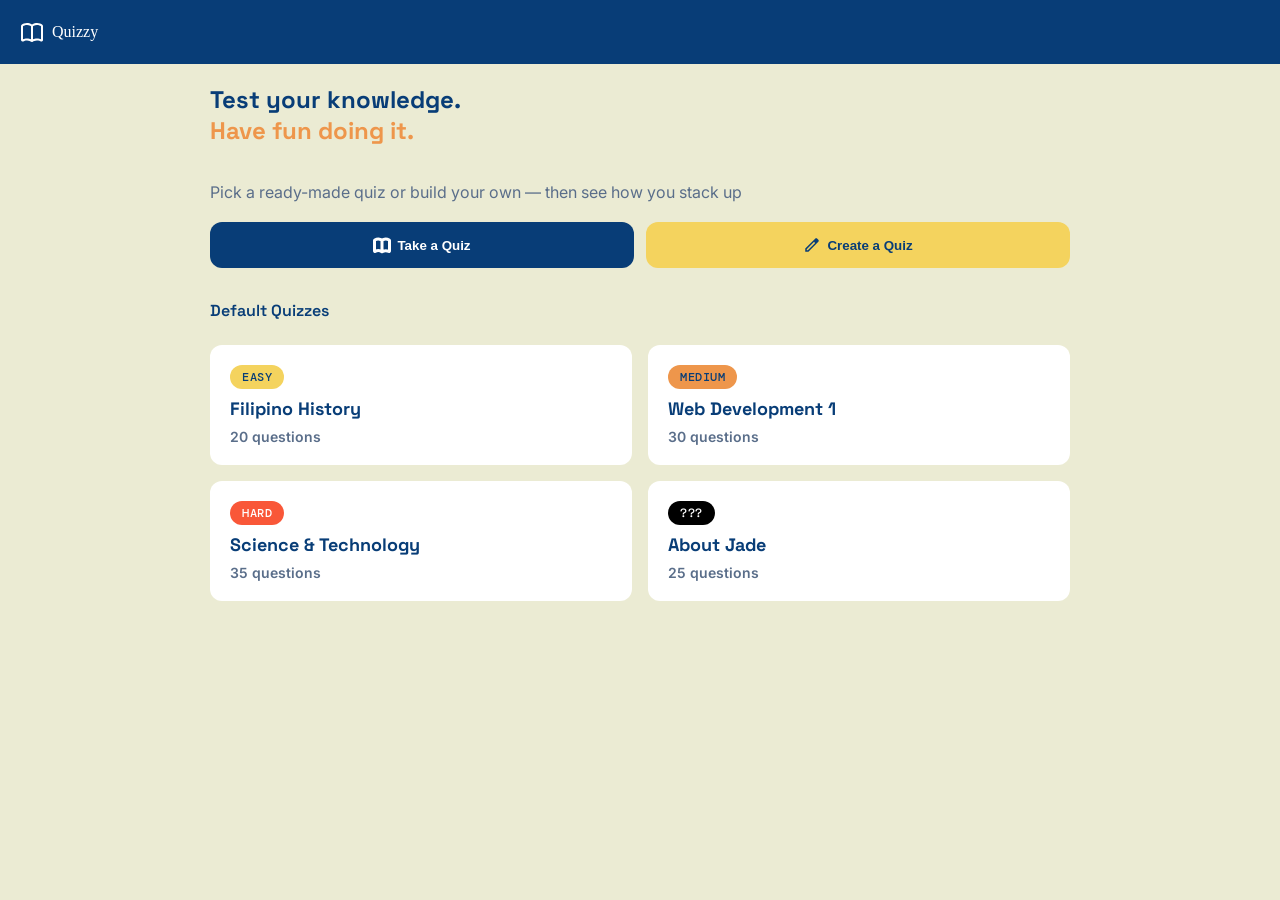
<file: index.html>
<!doctype html>
<html lang="en">
  <head>
    <meta charset="UTF-8" />
    <meta name="viewport" content="width=device-width, initial-scale=1.0" />
    <title>Quizzy | Made by Jade</title>
    <link rel="stylesheet" href="style.css" />
    <link rel="preconnect" href="https://fonts.googleapis.com" />
    <link rel="preconnect" href="https://fonts.gstatic.com" crossorigin />
    <link
      href="https://fonts.googleapis.com/css2?family=DM+Mono:ital,wght@0,300;0,400;0,500;1,300;1,400;1,500&family=DM+Sans:ital,opsz,wght@0,9..40,100..1000;1,9..40,100..1000&family=Inter:ital,opsz,wght@0,14..32,100..900;1,14..32,100..900&family=Libre+Baskerville:ital,wght@0,400..700;1,400..700&family=Space+Grotesk:wght@300..700&display=swap"
      rel="stylesheet"
    />
    <link rel="preconnect" href="https://fonts.googleapis.com" />
    <link rel="preconnect" href="https://fonts.gstatic.com" crossorigin />
    <link
      href="https://fonts.googleapis.com/css2?family=DM+Mono:ital,wght@0,300;0,400;0,500;1,300;1,400;1,500&family=DM+Sans:ital,opsz,wght@0,9..40,100..1000;1,9..40,100..1000&family=Inter:ital,opsz,wght@0,14..32,100..900;1,14..32,100..900&family=Libre+Baskerville:ital,wght@0,400..700;1,400..700&family=Space+Grotesk:wght@300..700&display=swap"
      rel="stylesheet"
    />
  </head>
  <body>
    <nav>
      <div class="title">
        <span class="icon">
          <svg
            viewBox="0 0 24 24"
            fill="none"
            xmlns="http://www.w3.org/2000/svg"
          >
            <path
              fill-rule="evenodd"
              clip-rule="evenodd"
              d="M3 6.1519V19.3095C3.99197 18.8639 5.40415 18.4 7 18.4C8.58915 18.4 9.9999 18.8602 11 19.3094V6.1519C10.7827 6.02653 10.4894 5.8706 10.1366 5.71427C9.31147 5.34869 8.20352 5 7 5C5.26385 5 3.74016 5.72499 3 6.1519ZM13 6.1519V19.3578C13.9977 18.9353 15.41 18.5 17 18.5C18.596 18.5 20.0095 18.9383 21 19.3578V6.1519C20.2598 5.72499 18.7362 5 17 5C15.7965 5 14.6885 5.34869 13.8634 5.71427C13.5106 5.8706 13.2173 6.02653 13 6.1519ZM12 4.41985C11.7302 4.26422 11.3734 4.07477 10.9468 3.88572C9.96631 3.45131 8.57426 3 7 3C4.69187 3 2.76233 3.97065 1.92377 4.46427C1.30779 4.82687 1 5.47706 1 6.11223V20.0239C1 20.6482 1.36945 21.1206 1.79531 21.3588C2.21653 21.5943 2.78587 21.6568 3.30241 21.3855C4.12462 20.9535 5.48348 20.4 7 20.4C8.90549 20.4 10.5523 21.273 11.1848 21.6619C11.6757 21.9637 12.2968 21.9725 12.7959 21.6853C13.4311 21.32 15.0831 20.5 17 20.5C18.5413 20.5 19.9168 21.0305 20.7371 21.4366C21.6885 21.9075 23 21.2807 23 20.0593V6.11223C23 5.47706 22.6922 4.82687 22.0762 4.46427C21.2377 3.97065 19.3081 3 17 3C15.4257 3 14.0337 3.45131 13.0532 3.88572C12.6266 4.07477 12.2698 4.26422 12 4.41985Z"
              fill="currentColor"
            />
          </svg>
        </span>
        <span class="">Quizzy</span>
      </div>
    </nav>
    <main>
      <section class="main">
        <div class="hero">
          <h1 class="header-1">Test your knowledge.</h1>
          <h1 class="header-2">Have fun doing it.</h1>
        </div>
        <p>
          Pick a ready-made quiz or build your own — then see how you stack up
        </p>
        <div class="buttons">
          <button class="take-quiz">
            <svg
              viewBox="0 0 24 24"
              fill="none"
              xmlns="http://www.w3.org/2000/svg"
            >
              <path
                fill-rule="venodd"
                clip-rule="evenodd"
                d="M3 6.1519V19.3095C3.99197 18.8639 5.40415 18.4 7 18.4C8.58915 18.4 9.9999 18.8602 11 19.3094V6.1519C10.7827 6.02653 10.4894 5.8706 10.1366 5.71427C9.31147 5.34869 8.20352 5 7 5C5.26385 5 3.74016 5.72499 3 6.1519ZM13 6.1519V19.3578C13.9977 18.9353 15.41 18.5 17 18.5C18.596 18.5 20.0095 18.9383 21 19.3578V6.1519C20.2598 5.72499 18.7362 5 17 5C15.7965 5 14.6885 5.34869 13.8634 5.71427C13.5106 5.8706 13.2173 6.02653 13 6.1519ZM12 4.41985C11.7302 4.26422 11.3734 4.07477 10.9468 3.88572C9.96631 3.45131 8.57426 3 7 3C4.69187 3 2.76233 3.97065 1.92377 4.46427C1.30779 4.82687 1 5.47706 1 6.11223V20.0239C1 20.6482 1.36945 21.1206 1.79531 21.3588C2.21653 21.5943 2.78587 21.6568 3.30241 21.3855C4.12462 20.9535 5.48348 20.4 7 20.4C8.90549 20.4 10.5523 21.273 11.1848 21.6619C11.6757 21.9637 12.2968 21.9725 12.7959 21.6853C13.4311 21.32 15.0831 20.5 17 20.5C18.5413 20.5 19.9168 21.0305 20.7371 21.4366C21.6885 21.9075 23 21.2807 23 20.0593V6.11223C23 5.47706 22.6922 4.82687 22.0762 4.46427C21.2377 3.97065 19.3081 3 17 3C15.4257 3 14.0337 3.45131 13.0532 3.88572C12.6266 4.07477 12.2698 4.26422 12 4.41985Z"
                fill="currentColor"
              />
            </svg>
            Take a Quiz
          </button>
          <button class="create-quiz">
            <svg
              xmlns="http://www.w3.org/2000/svg"
              height="24px"
              viewBox="0 -960 960 960"
              width="24px"
              fill="#e3e3e3"
            >
              <path
                fill="currentColor"
                d="M200-200h57l391-391-57-57-391 391v57Zm-80 80v-170l528-527q12-11 26.5-17t30.5-6q16 0 31 6t26 18l55 56q12 11 17.5 26t5.5 30q0 16-5.5 30.5T817-647L290-120H120Zm640-584-56-56 56 56Zm-141 85-28-29 57 57-29-28Z"
                2
              />
            </svg>
            Create a Quiz
          </button>
        </div>
      </section>
      <section class="dashboard">
        <div class="quiz-list">
          <span class="title">Default Quizzes</span>
          <!-- To be supplied by the js file -->
        </div>
      </section>
    </main>
    <script src="./js/script.js"></script>
  </body>
</html>
</file>
<file: style.css>
* {
  margin: 0;
  padding: 0;
  box-sizing: border-box;
}

body {
  background: #ebebd3;
}

nav div {
  background: #083d77;
  color: white;
  padding: 20px;
  display: flex;
  align-items: center;
  gap: 8px;
}
nav .icon {
  display: inline-flex;
}
nav .icon svg {
  width: 24px;
  height: 24px;
}

main {
  display: flex;
  flex-direction: column;
  background: #ebebd3;
}
main .hero {
  margin-bottom: 16px;
}
main .header-1 {
  color: #083d77;
  font-family: "Space Grotesk";
  padding: 20px;
  margin-bottom: -40px;
}
main .header-2 {
  color: #ee964b;
  font-family: "Space Grotesk";
  padding: 20px;
}
main p {
  color: #5a6e8a;
  font-family: "Inter";
  padding: 0 20px;
  margin-bottom: 20px;
}
main .buttons {
  display: flex;
  flex-direction: column;
  gap: 12px;
  width: fit-content;
  margin: 0 auto;
  margin-bottom: 32px;
}
main .take-quiz {
  background: #083d77;
  color: white;
  border-radius: 12px;
  padding: 14px 24px;
  display: inline-flex;
  align-items: center;
  justify-content: center;
  gap: 6px;
  border: none;
  cursor: pointer;
  font-weight: 700;
}
main .take-quiz svg {
  width: 18px;
  height: 18px;
}
main .take-quiz svg path {
  fill: none;
  stroke: currentColor;
  stroke-width: 2;
}
main .quiz-list {
  color: #083d77;
  font-weight: 600;
  display: flex;
  flex-direction: column;
  gap: 16px;
}
main .quiz-list .title {
  margin-bottom: 8px;
}
main .quiz-card {
  background: #ffffff;
  border-radius: 12px;
  padding: 20px;
  display: flex;
  flex-direction: column;
  gap: 8px;
  cursor: pointer;
  transition: transform 0.15s ease;
}
main .quiz-card:hover {
  transform: translateY(-2px);
}
main .quiz-card .pill {
  align-self: flex-start;
  font-family: "DM Mono", monospace;
  font-size: 0.75rem;
  font-weight: 500;
  padding: 4px 12px;
  border-radius: 999px;
  text-transform: uppercase;
  letter-spacing: 0.5px;
}
main .quiz-card .pill.easy {
  background: #f4d35e;
  color: #083d77;
}
main .quiz-card .pill.medium {
  background: #ee964b;
  color: #083d77;
}
main .quiz-card .pill.hard {
  background: #f95738;
  color: #ffffff;
}
main .quiz-card .pill.unknown {
  background: #000000;
  color: #ffffff;
  font-family: "Space Grotesk";
}
main .quiz-card .quiz-title {
  color: #083d77;
  font-family: "Space Grotesk";
  font-size: 1.125rem;
  margin: 0;
}
main .quiz-card .quiz-meta {
  color: #5a6e8a;
  font-family: "Inter";
  font-size: 0.875rem;
  margin: 0;
  padding: 0;
}
main .dashboard {
  background: #ebebd3;
  padding: 20px;
  margin-top: 32px;
}
main .dashboard .title {
  font-family: "Space Grotesk";
}
main .create-quiz {
  background: #f4d35e;
  color: #083d77;
  border-radius: 12px;
  padding: 14px 24px;
  display: inline-flex;
  align-items: center;
  justify-content: center;
  gap: 6px;
  border: none;
  cursor: pointer;
  font-weight: 700;
}
main .create-quiz svg {
  width: 18px;
  height: 18px;
}
@media (min-width: 768px) {
  main {
    max-width: 900px;
    margin: 0 auto;
    padding: 0 20px;
  }
  main .hero {
    margin-bottom: 16px;
  }
  main .header-1,
  main .header-2 {
    padding-left: 0;
  }
  main p {
    padding-left: 0;
  }
  main .buttons {
    flex-direction: row;
    width: 100%;
    margin: 0;
  }
  main .take-quiz,
  main .create-quiz {
    flex: 1;
  }
  main .quiz-list {
    display: grid;
    grid-template-columns: repeat(2, 1fr);
  }
  main .quiz-list .title {
    grid-column: 1/-1;
  }
  main .dashboard {
    padding: 0;
    margin-top: 32px;
  }
}

.progress-container {
  padding: 20px;
  background: #ebebd3;
}
.progress-container > div:first-child {
  display: flex;
  justify-content: space-between;
  margin-bottom: 8px;
}

.quiz-number {
  font-family: "Space Grotesk";
  font-weight: 600;
  color: #083d77;
  font-size: 0.875rem;
}

.progress-percentage {
  font-family: "DM Mono", monospace;
  color: #5a6e8a;
  font-size: 0.875rem;
}

.progress-bar {
  height: 6px;
  background: #ee964b;
  border-radius: 3px;
  width: 0%;
  transition: width 0.3s ease;
}

.question {
  font-family: "Space Grotesk";
  color: #083d77;
  font-size: 1.25rem;
  padding: 20px;
}

.choices {
  display: flex;
  flex-direction: column;
  gap: 12px;
  padding: 0 20px;
}

.choice {
  background: #ffffff;
  border: 2px solid rgba(8, 61, 119, 0.12);
  border-radius: 12px;
  padding: 16px 20px;
  font-family: "Inter";
  font-size: 1rem;
  color: #083d77;
  cursor: pointer;
  transition: all 0.15s ease;
  text-align: left;
}
.choice:hover:not(:disabled) {
  border-color: #083d77;
}
.choice.correct {
  background: #2ecc71;
  border-color: #2ecc71;
  color: white;
}
.choice.wrong {
  background: #f95738;
  border-color: #f95738;
  color: white;
}

.back-btn {
  background: #083d77;
  color: white;
  border: none;
  border-radius: 12px;
  padding: 14px 24px;
  font-family: "Space Grotesk";
  font-size: 1rem;
  cursor: pointer;
  margin-top: 20px;
}

/*# sourceMappingURL=style.css.map */
</file>
